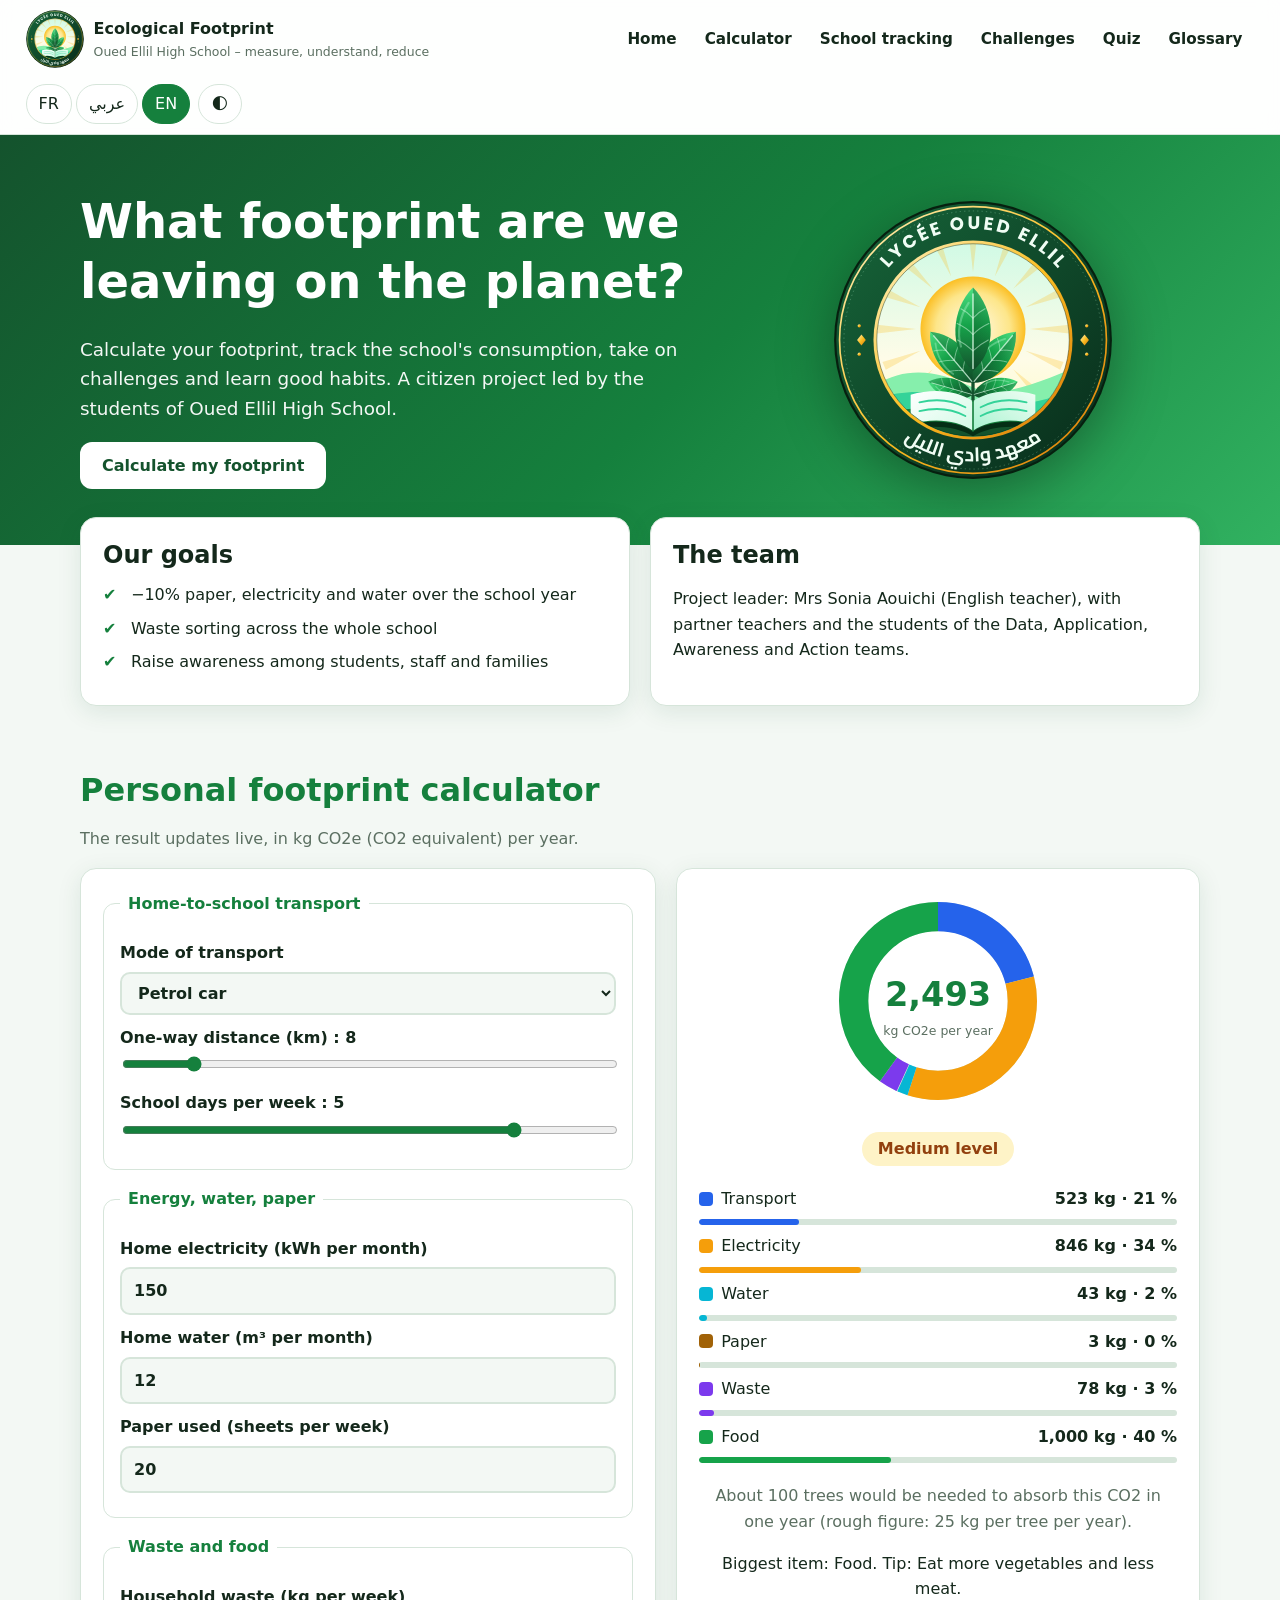
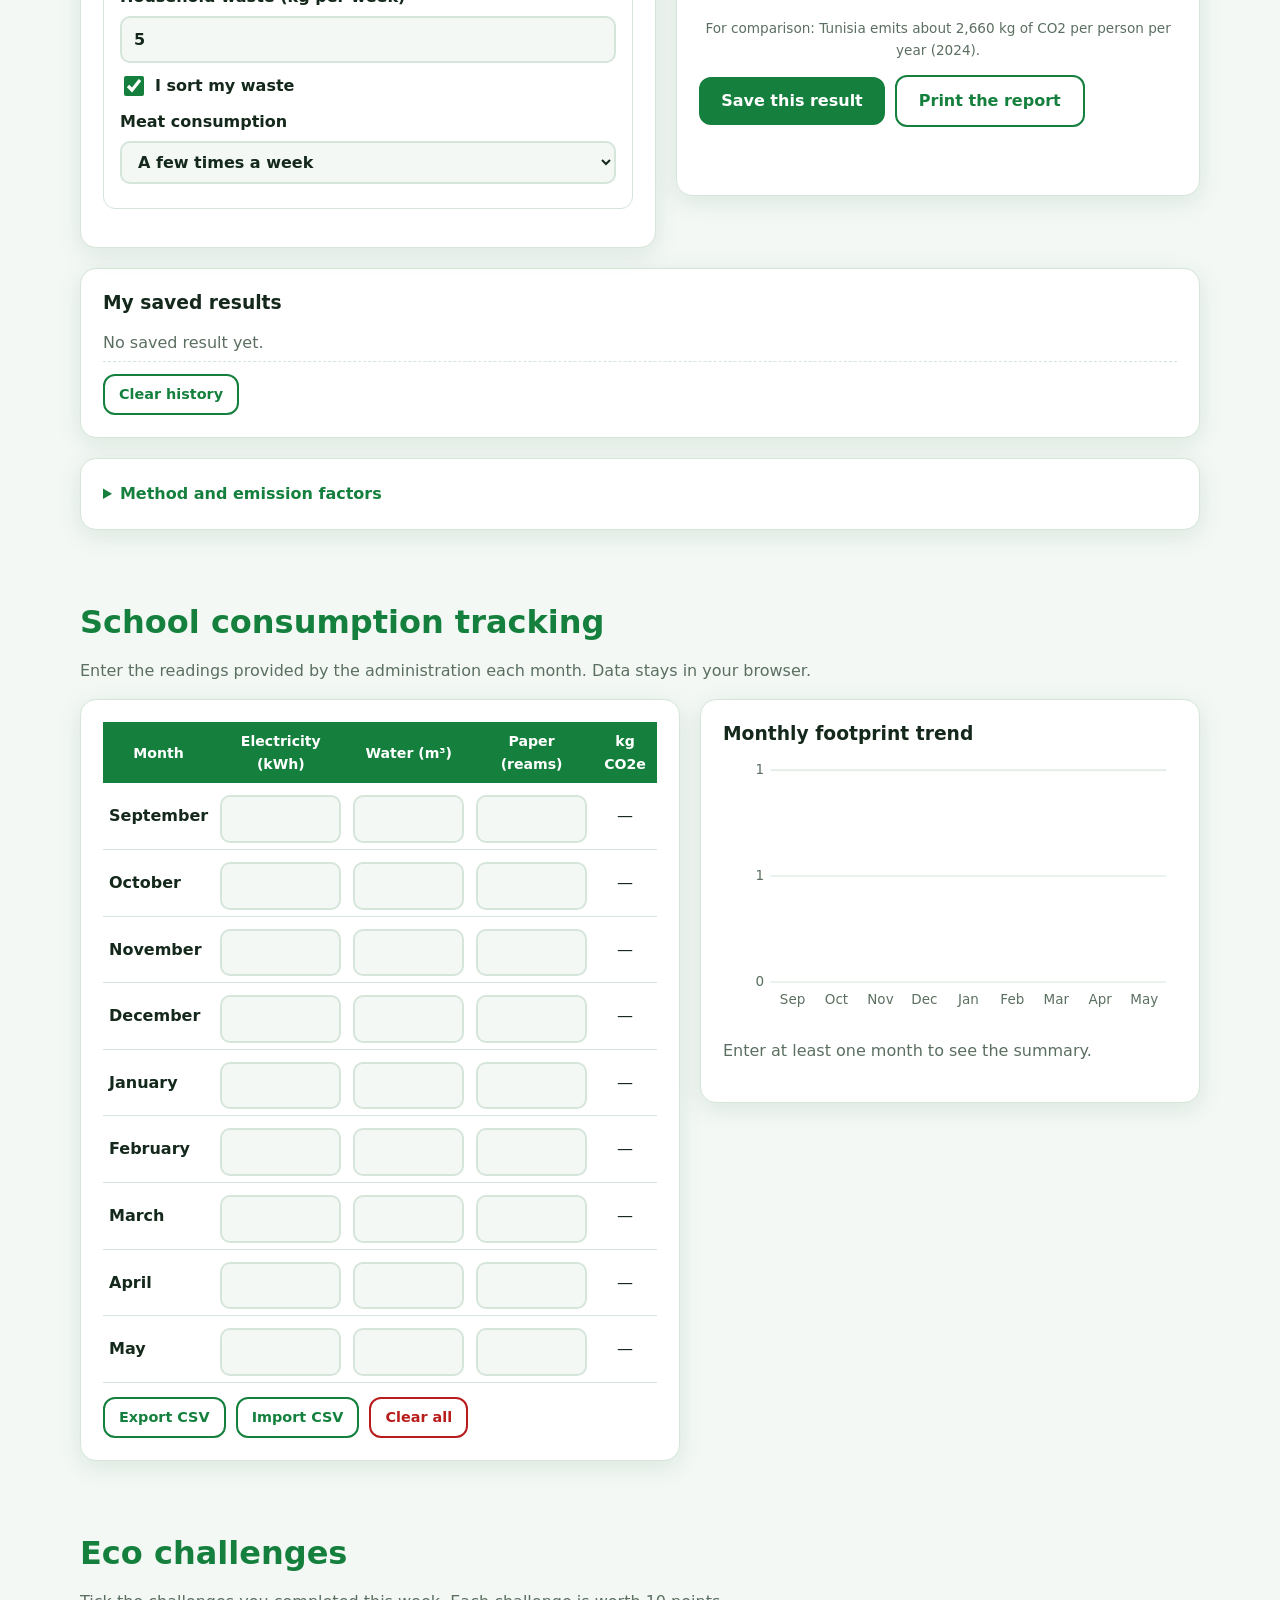
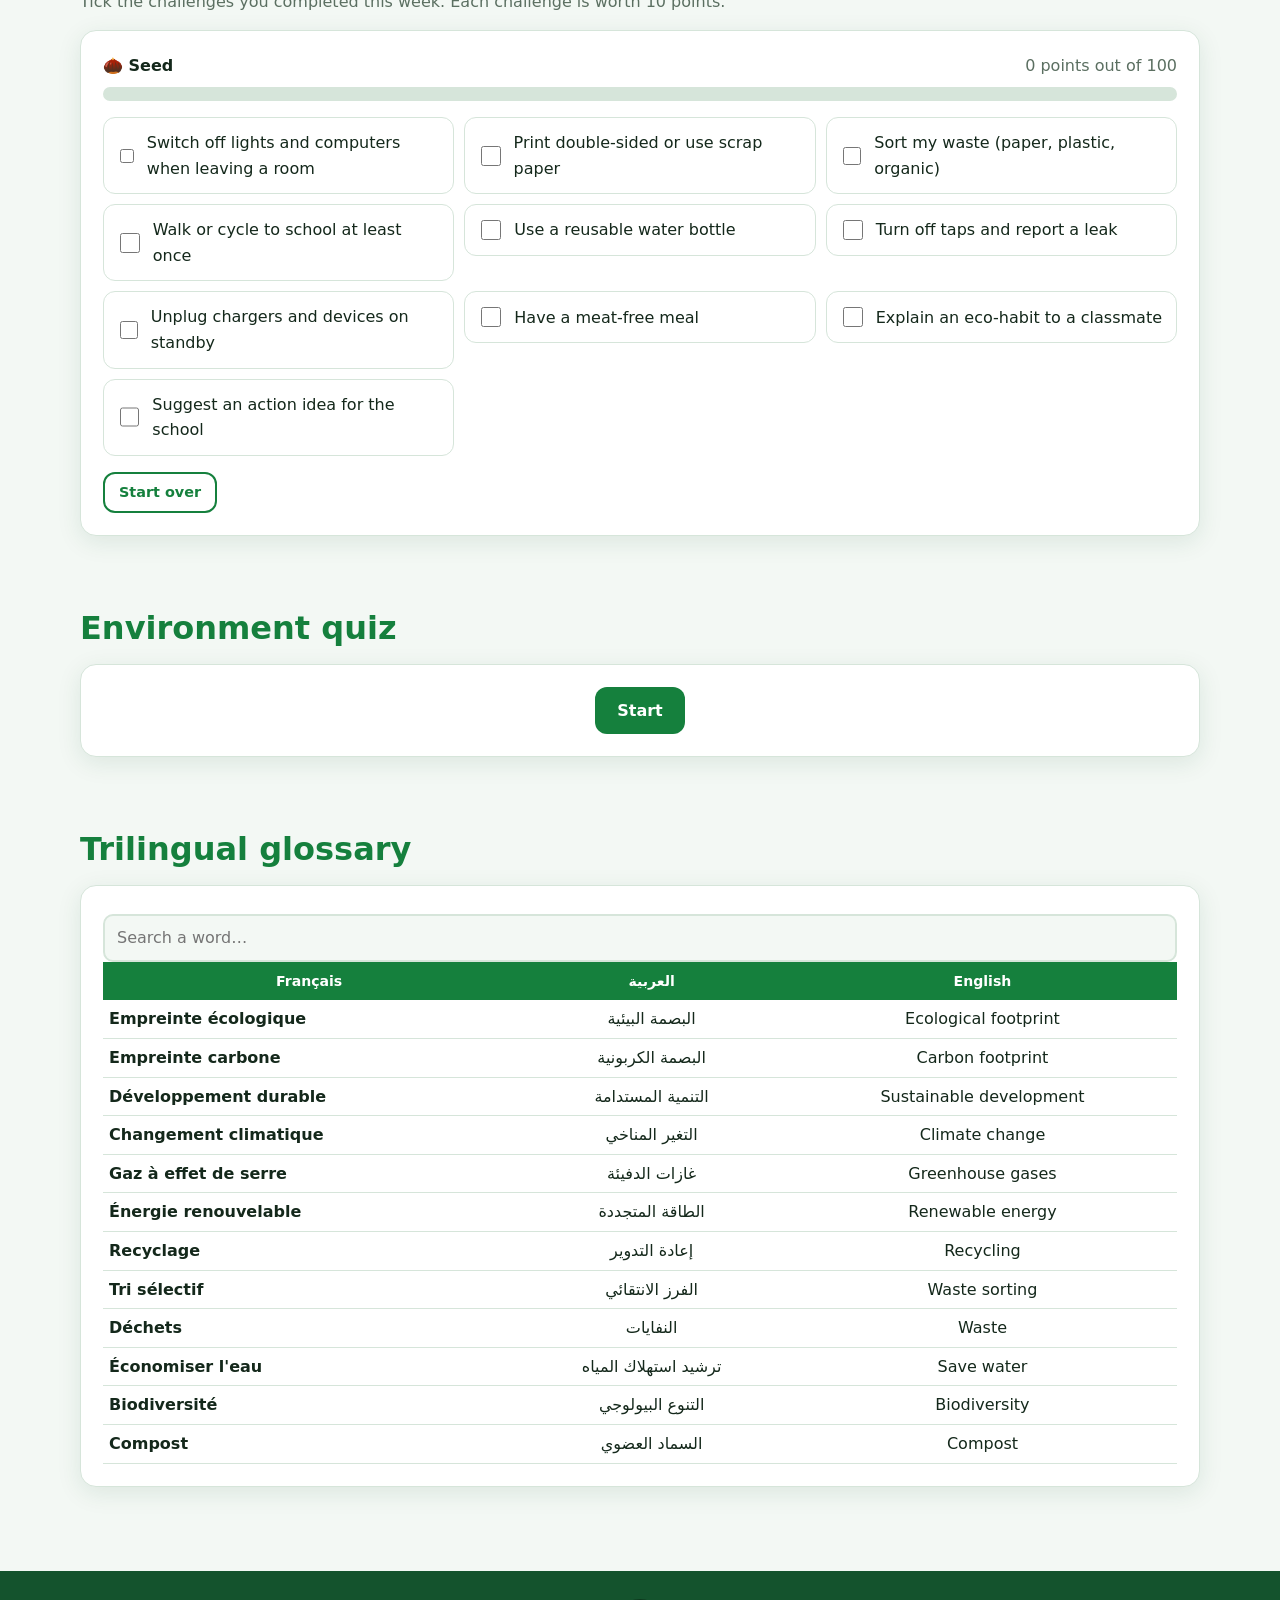
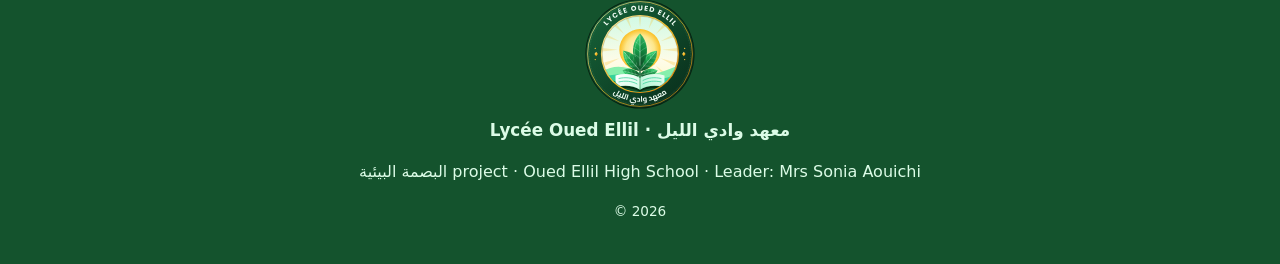
<file: index.html>
<!DOCTYPE html>
<html lang="fr" dir="ltr">
<head>
  <meta charset="UTF-8">
  <meta name="viewport" content="width=device-width, initial-scale=1">
  <meta name="description" content="البصمة البيئية – Empreinte écologique – Ecological footprint : projet du Lycée Oued Ellil">
  <meta name="theme-color" content="#14532d">
  <link rel="icon" type="image/svg+xml" href="img/favicon.svg">
  <title>البصمة البيئية · Empreinte écologique</title>
  <link rel="stylesheet" href="css/style.css">
</head>
<body>
  <a class="skip" href="#main" data-i18n="nav.home">Accueil</a>

  <header class="topbar">
    <div class="topbar-inner">
      <div class="brand">
        <img class="brand-logo" src="img/logo.svg" alt="Logo du Lycée Oued Ellil" width="58" height="58">
        <div>
          <strong data-i18n="app.title">Empreinte écologique</strong>
          <small data-i18n="app.sub"></small>
        </div>
      </div>
      <nav class="nav" aria-label="Navigation principale">
        <a href="#accueil" data-i18n="nav.home"></a>
        <a href="#calculateur" data-i18n="nav.calc"></a>
        <a href="#suivi" data-i18n="nav.track"></a>
        <a href="#defis" data-i18n="nav.chall"></a>
        <a href="#quiz" data-i18n="nav.quiz"></a>
        <a href="#glossaire" data-i18n="nav.gloss"></a>
      </nav>
      <div class="tools">
        <div class="langs" role="group" aria-label="Langue">
          <button type="button" class="chip" data-lang="fr">FR</button>
          <button type="button" class="chip" data-lang="ar">عربي</button>
          <button type="button" class="chip" data-lang="en">EN</button>
        </div>
        <button type="button" class="chip" id="themeBtn" aria-label="Thème clair / sombre">🌓</button>
      </div>
    </div>
  </header>

  <main id="main">
    <!-- ACCUEIL -->
    <section id="accueil" class="hero">
      <div class="wrap hero-grid">
        <div>
          <h1 data-i18n="hero.title"></h1>
          <p class="lead" data-i18n="hero.text"></p>
          <a class="btn" href="#calculateur" data-i18n="hero.cta"></a>
        </div>
        <div class="hero-art" aria-hidden="true">
          <img src="img/logo.svg" alt="" width="280" height="280">
        </div>
      </div>
    </section>

    <section class="wrap cards3">
      <article class="card">
        <h2 data-i18n="goals.title"></h2>
        <ul class="ticks">
          <li data-i18n="goals.1"></li>
          <li data-i18n="goals.2"></li>
          <li data-i18n="goals.3"></li>
        </ul>
      </article>
      <article class="card">
        <h2 data-i18n="team.title"></h2>
        <p data-i18n="team.text"></p>
      </article>
    </section>

    <!-- CALCULATEUR -->
    <section id="calculateur" class="wrap section">
      <h2 class="section-title" data-i18n="calc.title"></h2>
      <p class="muted" data-i18n="calc.intro"></p>
      <div class="calc-grid">
        <form class="card form" id="calcForm" onsubmit="return false">
          <fieldset>
            <legend data-i18n="calc.transport"></legend>
            <label><span data-i18n="calc.mode"></span>
              <select id="mode">
                <option value="0.218" data-i18n="mode.car"></option>
                <option value="0.113" data-i18n="mode.moto"></option>
                <option value="0.146" data-i18n="mode.bus"></option>
                <option value="0" data-i18n="mode.bike"></option>
              </select>
            </label>
            <label><span data-i18n="calc.distance"></span> : <b id="distanceVal">8</b>
              <input type="range" id="distance" min="0" max="60" step="0.5" value="8">
            </label>
            <label><span data-i18n="calc.days"></span> : <b id="daysVal">5</b>
              <input type="range" id="days" min="1" max="6" step="1" value="5">
            </label>
          </fieldset>
          <fieldset>
            <legend data-i18n="calc.home"></legend>
            <label><span data-i18n="calc.elec"></span>
              <input type="number" id="elec" min="0" step="1" value="150" inputmode="decimal">
            </label>
            <label><span data-i18n="calc.water"></span>
              <input type="number" id="water" min="0" step="0.5" value="12" inputmode="decimal">
            </label>
            <label><span data-i18n="calc.paper"></span>
              <input type="number" id="paper" min="0" step="1" value="20" inputmode="decimal">
            </label>
          </fieldset>
          <fieldset>
            <legend data-i18n="calc.wastegroup"></legend>
            <label><span data-i18n="calc.waste"></span>
              <input type="number" id="waste" min="0" step="0.5" value="5" inputmode="decimal">
            </label>
            <label class="check"><input type="checkbox" id="sort" checked> <span data-i18n="calc.sort"></span></label>
            <label><span data-i18n="calc.food"></span>
              <select id="food">
                <option value="1500" data-i18n="food.high"></option>
                <option value="1000" selected data-i18n="food.mid"></option>
                <option value="600" data-i18n="food.low"></option>
              </select>
            </label>
          </fieldset>
        </form>

        <div class="card result" id="result" aria-live="polite">
          <div class="donut-box">
            <svg id="donut" viewBox="0 0 120 120" role="img" aria-label="Répartition de l'empreinte"></svg>
            <div class="donut-center">
              <strong id="totalVal">0</strong>
              <span data-i18n="calc.unit"></span>
            </div>
          </div>
          <p id="levelBadge" class="badge"></p>
          <ul id="legend" class="legend"></ul>
          <p id="treesText" class="muted"></p>
          <p id="topText"></p>
          <p class="muted small" data-i18n="calc.ref"></p>
          <div class="row">
            <button type="button" class="btn" id="saveBtn" data-i18n="calc.save"></button>
            <button type="button" class="btn ghost" id="printBtn" data-i18n="calc.print"></button>
          </div>
          <p id="savedMsg" class="ok small" role="status"></p>
        </div>
      </div>

      <div class="card">
        <h3 data-i18n="calc.history"></h3>
        <ul id="history" class="history"></ul>
        <button type="button" class="btn ghost small-btn" id="clearHistory" data-i18n="calc.clear"></button>
      </div>
      <details class="card method">
        <summary data-i18n="calc.method"></summary>
        <p class="muted" data-i18n="calc.methodtext"></p>
      </details>
    </section>

    <!-- SUIVI -->
    <section id="suivi" class="wrap section">
      <h2 class="section-title" data-i18n="track.title"></h2>
      <p class="muted" data-i18n="track.intro"></p>
      <div class="track-grid">
        <div class="card table-wrap">
          <table id="trackTable">
            <thead>
              <tr>
                <th data-i18n="th.month"></th>
                <th data-i18n="th.elec"></th>
                <th data-i18n="th.water"></th>
                <th data-i18n="th.paper"></th>
                <th data-i18n="th.co2"></th>
              </tr>
            </thead>
            <tbody id="trackBody"></tbody>
          </table>
          <div class="row">
            <button type="button" class="btn ghost small-btn" id="exportBtn" data-i18n="track.export"></button>
            <label class="btn ghost small-btn filebtn"><span data-i18n="track.import"></span>
              <input type="file" id="importFile" accept=".csv,text/csv" hidden>
            </label>
            <button type="button" class="btn ghost small-btn danger" id="resetTrack" data-i18n="track.reset"></button>
          </div>
        </div>
        <div class="card">
          <h3 data-i18n="track.chart"></h3>
          <svg id="trackChart" viewBox="0 0 420 240" class="chart" role="img"></svg>
          <p id="trackSummary" class="muted"></p>
          <p id="trackVerdict"></p>
        </div>
      </div>
    </section>

    <!-- DEFIS -->
    <section id="defis" class="wrap section">
      <h2 class="section-title" data-i18n="chall.title"></h2>
      <p class="muted" data-i18n="chall.intro"></p>
      <div class="card">
        <div class="progress-head">
          <strong id="badgeName"></strong>
          <span id="pointsText" class="muted"></span>
        </div>
        <div class="progress" aria-hidden="true"><div id="progressBar"></div></div>
        <ul id="challList" class="chall"></ul>
        <button type="button" class="btn ghost small-btn" id="challReset" data-i18n="chall.reset"></button>
      </div>
    </section>

    <!-- QUIZ -->
    <section id="quiz" class="wrap section">
      <h2 class="section-title" data-i18n="quiz.title"></h2>
      <div class="card quiz" id="quizBox"></div>
    </section>

    <!-- GLOSSAIRE -->
    <section id="glossaire" class="wrap section">
      <h2 class="section-title" data-i18n="gloss.title"></h2>
      <div class="card table-wrap">
        <input type="search" id="glossSearch" data-i18n-ph="gloss.search" placeholder="Rechercher…" class="search">
        <table>
          <thead>
            <tr><th data-i18n="gloss.fr"></th><th data-i18n="gloss.ar"></th><th data-i18n="gloss.en"></th></tr>
          </thead>
          <tbody id="glossBody"></tbody>
        </table>
      </div>
    </section>
  </main>

  <footer class="footer">
    <img class="footer-logo" src="img/logo.svg" alt="Logo du Lycée Oued Ellil" width="110" height="110">
    <p class="school">Lycée Oued Ellil · معهد وادي الليل</p>
    <p data-i18n="footer.text"></p>
    <p class="small">© <span id="year"></span></p>
  </footer>

  <script src="js/i18n.js"></script>
  <script src="js/app.js"></script>
</body>
</html>
</file>
<file: css/style.css>
:root {
  --bg: #f3f8f4;
  --surface: #ffffff;
  --text: #14281b;
  --muted: #5b6f61;
  --line: #d6e5da;
  --primary: #15803d;
  --primary-dark: #14532d;
  --accent: #f59e0b;
  --danger: #b91c1c;
  --shadow: 0 6px 24px rgba(20, 83, 45, .10);
  --radius: 16px;
}
[data-theme="dark"] {
  --bg: #0e1a13;
  --surface: #162419;
  --text: #e6f2e9;
  --muted: #9bb3a3;
  --line: #264233;
  --primary: #4ade80;
  --primary-dark: #052e16;
  --shadow: 0 6px 24px rgba(0, 0, 0, .35);
}
* { box-sizing: border-box; }
html { scroll-behavior: smooth; scroll-padding-top: 90px; -webkit-text-size-adjust: 100%; }
body {
  margin: 0;
  font-family: "Segoe UI", system-ui, -apple-system, Tahoma, Arial, sans-serif;
  background: var(--bg);
  color: var(--text);
  line-height: 1.6;
}
h1, h2, h3 { line-height: 1.25; margin: 0 0 .5em; }
a { color: var(--primary); }
.wrap { width: min(1120px, 92%); margin-inline: auto; }
.muted { color: var(--muted); }
.small { font-size: .85rem; }
.ok { color: var(--primary); font-weight: 600; min-height: 1.4em; }
.skip { position: absolute; top: 0; inset-inline-start: 8px; transform: translateY(-200%); background: #fff; color: #14532d; padding: 8px 12px; z-index: 99; border-radius: 0 0 8px 8px; }
.skip:focus { transform: none; }

/* Barre du haut */
.topbar {
  position: sticky; top: 0; z-index: 50;
  background: color-mix(in srgb, var(--surface) 88%, transparent);
  backdrop-filter: blur(10px);
  border-bottom: 1px solid var(--line);
}
.topbar-inner {
  width: min(1240px, 96%); margin-inline: auto;
  display: flex; align-items: center; gap: 16px; flex-wrap: wrap;
  padding: 10px 0;
}
.brand { display: flex; align-items: center; gap: 10px; margin-inline-end: auto; }
.brand-logo { width: 58px; height: 58px; display: block; }
.footer-logo { width: 110px; height: 110px; display: block; margin: 0 auto 8px; }
.school { font-weight: 700; font-size: 1.05rem; margin: 0 0 6px; }
.brand small { display: block; color: var(--muted); font-size: .78rem; }
.nav { display: flex; gap: 4px; flex-wrap: wrap; }
.nav a {
  text-decoration: none; color: var(--text);
  padding: 6px 12px; border-radius: 999px; font-weight: 600; font-size: .95rem;
}
.nav a:hover { background: var(--line); }
.tools { display: flex; gap: 8px; align-items: center; }
.langs { display: flex; gap: 4px; }
.chip {
  min-height: 40px; min-width: 44px;
  border: 1px solid var(--line); background: var(--surface); color: var(--text);
  border-radius: 999px; padding: 5px 12px; font-weight: 700; cursor: pointer; font: inherit;
}
.chip[aria-pressed="true"] { background: var(--primary); color: #fff; border-color: var(--primary); }
[data-theme="dark"] .chip[aria-pressed="true"] { color: var(--primary-dark); }

/* Boutons */
.btn {
  display: inline-block; border: 0; cursor: pointer; font: inherit; font-weight: 700;
  background: var(--primary); color: #fff; padding: 11px 22px; border-radius: 12px;
  text-decoration: none; transition: transform .15s, box-shadow .15s;
}
[data-theme="dark"] .btn { color: var(--primary-dark); }
.btn:hover { transform: translateY(-2px); box-shadow: var(--shadow); }
.btn.ghost { background: transparent; color: var(--primary); border: 2px solid var(--primary); }
.btn.danger { color: var(--danger); border-color: var(--danger); }
.small-btn { padding: 7px 14px; font-size: .9rem; }
:focus-visible { outline: 3px solid var(--accent); outline-offset: 2px; }

/* Hero */
.hero {
  background: linear-gradient(135deg, #14532d 0%, #15803d 55%, #4ade80 140%);
  color: #fff; padding: 56px 0;
}
.hero h1 { font-size: clamp(1.9rem, 4.5vw, 3rem); }
.lead { font-size: 1.15rem; max-width: 56ch; opacity: .95; }
.hero .btn { background: #fff; color: #14532d; }
.hero-grid { display: grid; grid-template-columns: 1.4fr 1fr; gap: 32px; align-items: center; }
.hero-art img { height: auto; filter: drop-shadow(0 12px 28px rgba(0,0,0,.35)); width: min(280px, 100%); display: block; margin-inline: auto; animation: float 5s ease-in-out infinite; }
@keyframes float { 50% { transform: translateY(-10px); } }

/* Cartes et sections */
.section { padding: 44px 0 8px; }
.section-title { font-size: clamp(1.5rem, 3vw, 2rem); color: var(--primary); }
.card {
  background: var(--surface); border: 1px solid var(--line);
  border-radius: var(--radius); box-shadow: var(--shadow); padding: 22px; margin-bottom: 20px;
}
.cards3 { display: grid; grid-template-columns: repeat(auto-fit, minmax(min(300px, 100%), 1fr)); gap: 20px; margin-top: -28px; position: relative; }
.ticks { list-style: none; padding: 0; margin: 0; }
.ticks li { padding-inline-start: 28px; position: relative; margin: 8px 0; }
.ticks li::before { content: "✔"; position: absolute; inset-inline-start: 0; color: var(--primary); font-weight: 800; }

/* Formulaires */
.calc-grid { display: grid; grid-template-columns: 1.1fr 1fr; gap: 20px; align-items: start; margin-top: 16px; }
fieldset { border: 1px solid var(--line); border-radius: 12px; margin: 0 0 16px; padding: 14px 16px; }
legend { font-weight: 800; color: var(--primary); padding: 0 8px; }
label { display: block; margin: 10px 0; font-weight: 600; }
.check { display: flex; align-items: center; gap: 8px; }
input[type="number"], select, .search {
  display: block; width: 100%; margin-top: 6px; padding: 9px 12px; font: inherit;
  background: var(--bg); color: var(--text); border: 2px solid var(--line); border-radius: 10px;
}
input[type="number"]:focus, select:focus, .search:focus { border-color: var(--primary); outline: none; }
input[type="range"] { width: 100%; accent-color: var(--primary); margin-top: 6px; }
input[type="checkbox"] { width: 20px; height: 20px; accent-color: var(--primary); }
.row { display: flex; gap: 10px; flex-wrap: wrap; margin-top: 14px; align-items: center; }
.filebtn { cursor: pointer; margin: 0; }

/* Résultat */
.result { position: sticky; top: 96px; text-align: center; }
.donut-box { position: relative; width: 220px; margin: 0 auto 8px; }
#donut { width: 100%; transform: rotate(-90deg); }
.donut-center { position: absolute; inset: 0; display: flex; flex-direction: column; align-items: center; justify-content: center; }
.donut-center strong { font-size: 2.1rem; color: var(--primary); }
.donut-center span { font-size: .78rem; color: var(--muted); max-width: 110px; }
.badge { display: inline-block; padding: 4px 16px; border-radius: 999px; font-weight: 800; margin: 6px 0; }
.badge.low { background: #dcfce7; color: #166534; }
.badge.mid { background: #fef3c7; color: #92400e; }
.badge.high { background: #fee2e2; color: #991b1b; }
.legend { list-style: none; padding: 0; margin: 10px 0; text-align: start; }
.legend li { display: grid; grid-template-columns: 14px 1fr auto; gap: 8px; align-items: center; padding: 4px 0; }
.legend i { width: 14px; height: 14px; border-radius: 4px; display: block; }
.legend .bar { grid-column: 1 / -1; height: 6px; background: var(--line); border-radius: 4px; overflow: hidden; }
.legend .bar div { height: 100%; border-radius: 4px; transition: width .6s; }
.history { list-style: none; padding: 0; margin: 0 0 12px; }
.history li { display: flex; justify-content: space-between; border-bottom: 1px dashed var(--line); padding: 6px 0; }
.method summary { cursor: pointer; font-weight: 700; color: var(--primary); }

/* Suivi */
.track-grid { display: grid; grid-template-columns: 1.2fr 1fr; gap: 20px; margin-top: 16px; align-items: start; }
.table-wrap { overflow-x: auto; }
table { width: 100%; border-collapse: collapse; }
th { background: var(--primary); color: #fff; padding: 8px; font-size: .88rem; }
[data-theme="dark"] th { color: var(--primary-dark); }
td { padding: 6px; border-bottom: 1px solid var(--line); text-align: center; }
td:first-child { text-align: start; font-weight: 600; }
td input { width: 100%; min-width: 70px; padding: 6px; font: inherit; text-align: center; background: var(--bg); color: var(--text); border: 1px solid var(--line); border-radius: 8px; }
.chart { width: 100%; height: auto; }
.chart text { fill: var(--muted); font-size: 12.5px; }

/* Défis */
.progress-head { display: flex; justify-content: space-between; margin-bottom: 8px; }
.progress { height: 14px; background: var(--line); border-radius: 999px; overflow: hidden; }
#progressBar { height: 100%; width: 0; background: linear-gradient(90deg, #86efac, #15803d); transition: width .5s; }
.chall { list-style: none; padding: 0; margin: 16px 0; display: grid; grid-template-columns: repeat(auto-fit, minmax(min(300px, 100%), 1fr)); gap: 10px; }
.chall li label { display: flex; gap: 10px; align-items: center; margin: 0; padding: 12px; border: 1px solid var(--line); border-radius: 12px; cursor: pointer; font-weight: 500; }
.chall li label:hover { background: var(--bg); }
.chall li.done label { background: #dcfce7; color: #14532d; border-color: #86efac; }

/* Quiz */
.quiz .opt { display: block; width: 100%; text-align: start; margin: 8px 0; padding: 12px 16px; font: inherit; background: var(--bg); color: var(--text); border: 2px solid var(--line); border-radius: 12px; cursor: pointer; }
.quiz .opt:hover:not(:disabled) { border-color: var(--primary); }
.quiz .opt.good { background: #dcfce7; border-color: #16a34a; color: #14532d; }
.quiz .opt.bad { background: #fee2e2; border-color: #dc2626; color: #7f1d1d; }
.quiz .bar { height: 8px; background: var(--line); border-radius: 8px; overflow: hidden; margin-bottom: 14px; }
.quiz .bar div { height: 100%; background: var(--primary); transition: width .4s; }
.final { text-align: center; }
.final .big { font-size: 3rem; font-weight: 800; color: var(--primary); }

.footer { text-align: center; background: var(--primary-dark); color: #dcfce7; padding: 28px 12px; margin-top: 56px; }
[data-theme="dark"] .footer { background: #052e16; }

/* Adaptation écrans */
@media (max-width: 1100px) {
  .topbar-inner { gap: 8px 12px; padding: 8px 0 0; }
  .brand { order: 1; }
  .tools { order: 2; }
  .nav {
    order: 3; width: 100%; flex-wrap: nowrap; overflow-x: auto; white-space: nowrap;
    padding: 6px 0 8px; scrollbar-width: none; -webkit-overflow-scrolling: touch;
  }
  .nav::-webkit-scrollbar { display: none; }
  .nav a { flex: 0 0 auto; background: var(--bg); }
}
@media (max-width: 860px) {
  html { scroll-padding-top: 16px; }
  .hero-grid, .calc-grid, .track-grid { grid-template-columns: 1fr; }
  .hero-art { display: none; }
  .hero { padding: 36px 0; }
  .result { position: static; }
  .brand small { display: none; }
  .topbar { position: static; }
  .cards3 { margin-top: -20px; }
}
@media (max-width: 640px) {
  body { font-size: 16px; }
  .section { padding-top: 32px; }
  .card { padding: 16px; border-radius: 14px; }
  .donut-box { width: 190px; }
  .brand-logo { width: 46px; height: 46px; }
  .row .btn { flex: 1 1 100%; text-align: center; }
  .row .small-btn { flex: 1 1 auto; }
  .chall { grid-template-columns: 1fr; }
  /* tableau de suivi : une carte par mois */
  #trackTable thead { display: none; }
  #trackTable, #trackTable tbody, #trackTable tr { display: block; width: 100%; }
  #trackTable tr { border: 1px solid var(--line); border-radius: 12px; margin: 0 0 12px; padding: 8px 12px; }
  #trackTable td { display: flex; justify-content: space-between; align-items: center; gap: 12px; border: 0; padding: 5px 0; text-align: start; }
  #trackTable td::before { content: attr(data-label); flex: 1; font-weight: 600; color: var(--muted); }
  #trackTable td:first-child { display: block; font-size: 1.05rem; color: var(--primary); }
  #trackTable td:first-child::before { content: none; }
  #trackTable td input { width: 50%; min-width: 0; }
  #trackTable td:last-child { font-weight: 700; }
}
@media (max-width: 400px) {
  .wrap { width: 94%; }
  h1 { font-size: 1.7rem; }
  .langs { gap: 2px; }
  .chip { padding: 4px 9px; }
  .final .big { font-size: 2.4rem; }
}
@media (prefers-reduced-motion: reduce) {
  * { animation: none !important; transition: none !important; scroll-behavior: auto !important; }
}
/* Impression : rapport propre */
@media print {
  .topbar, .hero, .cards3, #suivi, #defis, #quiz, #glossaire, .footer, .row, form, .method, #clearHistory { display: none !important; }
  body { background: #fff; color: #000; }
  .card { box-shadow: none; border: 1px solid #999; }
  .result { position: static; }
}
</file>
